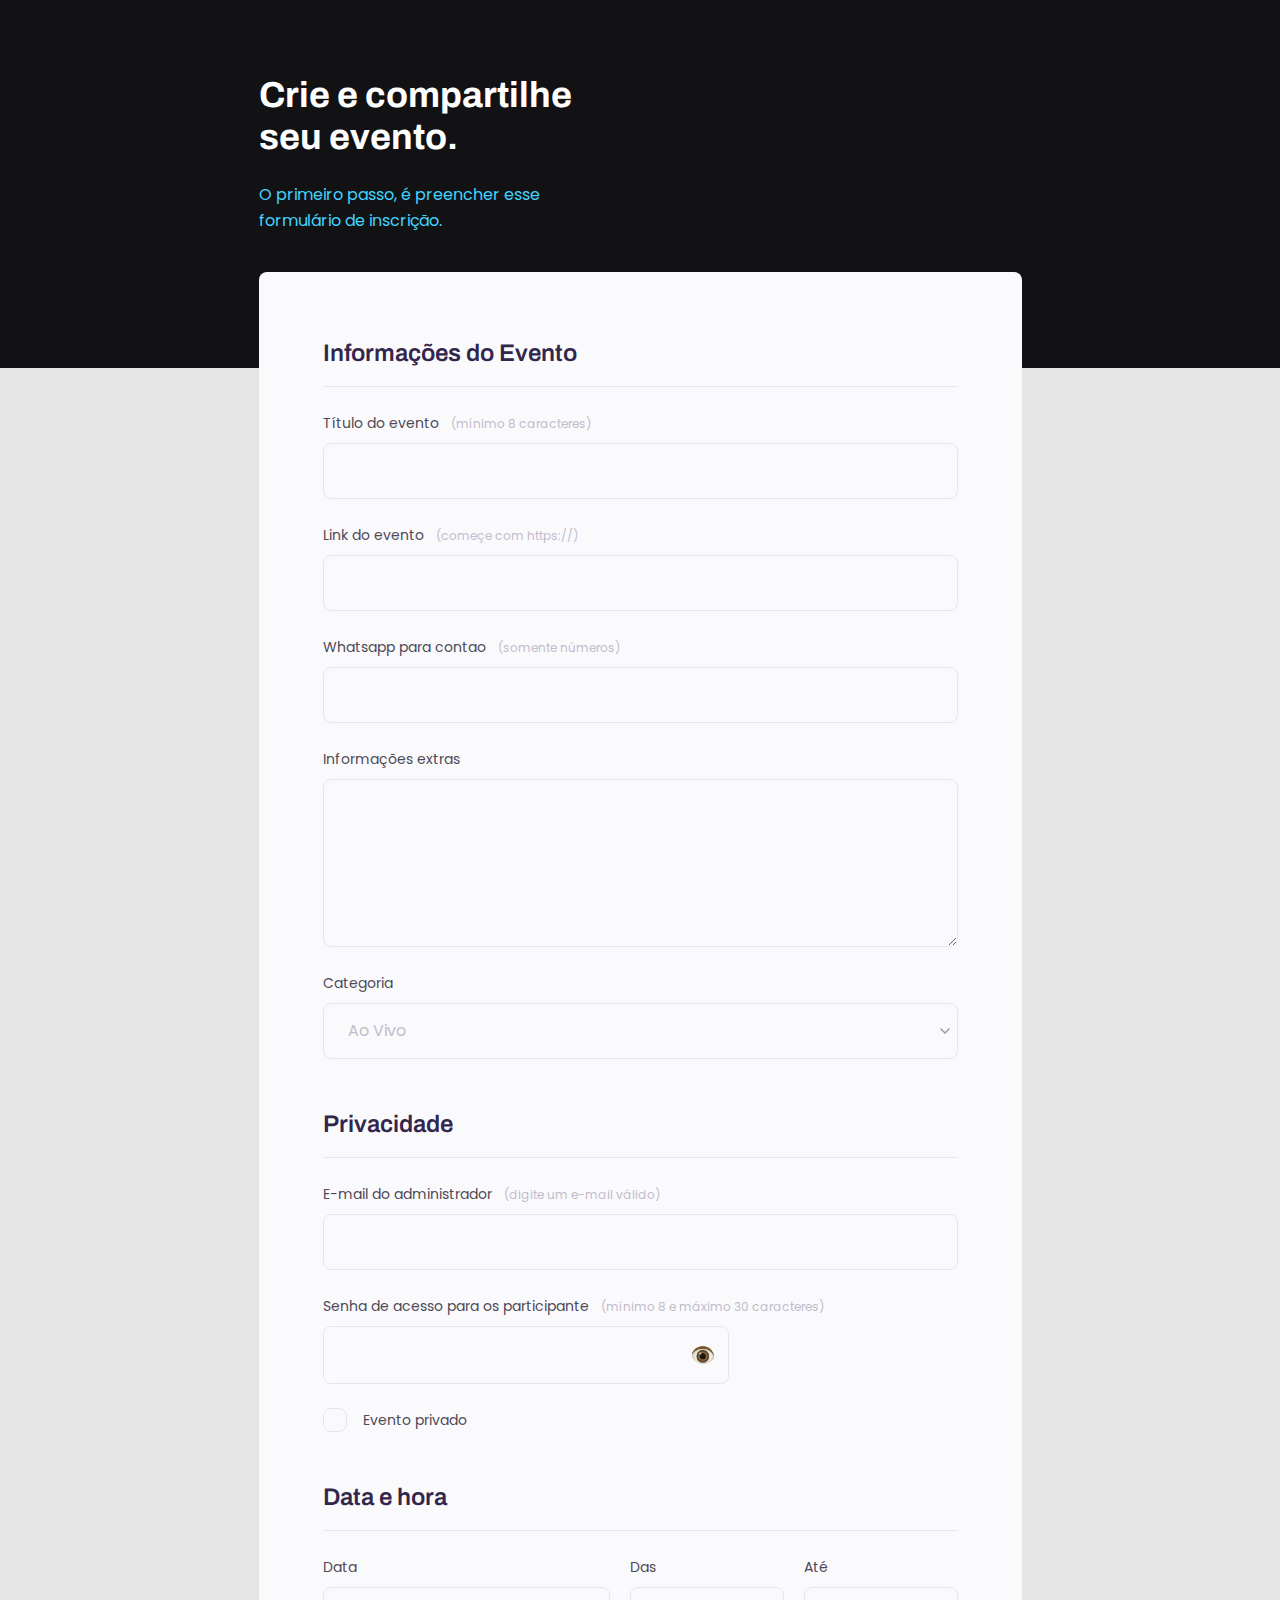
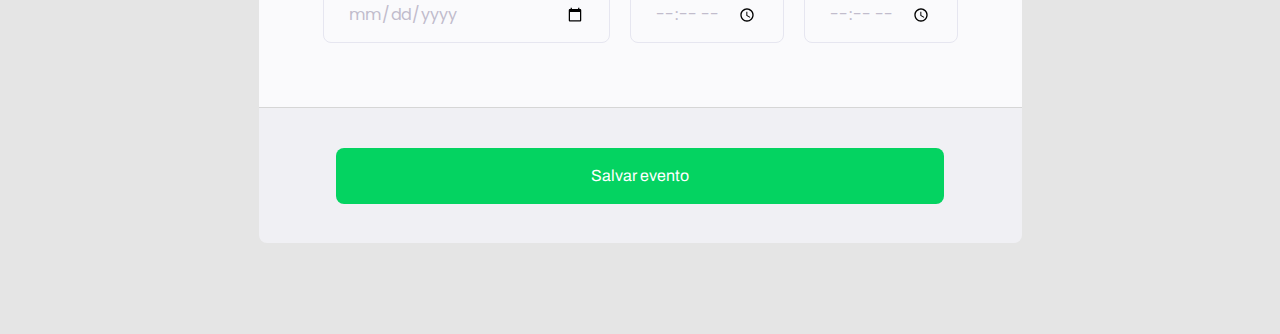
<file: form1/index.html>
<!DOCTYPE html>
<html lang="pt-br">
<head>
  <link rel="preconnect" href="https://fonts.googleapis.com">
  <link rel="preconnect" href="https://fonts.gstatic.com" crossorigin>
  
  <meta charset="UTF-8">
  <meta http-equiv="X-UA-Compatible" content="IE=edge">
  <meta name="viewport" content="width=device-width, initial-scale=1.0">
  <!-- favicon -->
  <link rel="shortcut icon" href="https://img.icons8.com/color/344/star-trek-deep-space-nine.png" type="image/x-icon">
  
  <title>Crei seu evento</title>
  <!-- style -->
  <link rel="stylesheet" href="./styles/style.css">
  <!-- fonts -->
  <link href="https://fonts.googleapis.com/css2?family=Archivo:wght@600;700&family=Poppins&display=swap" rel="stylesheet">
  <!-- scripts -->
  <script src="./scripts/script.js" defer></script>
</head>
<body>

  <div class="page">
    <header>
      <h1>Crie e compartilhe seu evento.</h1>
      <p>O primeiro passo, é preencher esse formulário de inscrição.</p>
    </header>
  
    <form id="my-form">
      <fieldset>
        <legend>Informações do Evento</legend>

        <div class="input-wrapper">
          <label for="cEvent-title">Título do evento<span>(mínimo 8 caracteres)</span></label>
          <input type="text" name="tEvent-title" id="cEvent-title" minlength="8" maxlength="255"/>
        </div>

        <div class="input-wrapper">
          <label for="cEvent-link">Link do evento<span>(começe com https://)</span></label>
          <input type="url" name="tEvent-url" id="cEvent-link" pattern="https?://.+" title="Inclua https://"/>
        </div>

        <div class="input-wrapper">
          <label for="cEvent-whatsapp">Whatsapp para contao<span>(somente números)</span></label>
          <input type="number" name="tEvent-whatsapp" id="cEvent-whatsapp" maxlength="15" pattern="[0-9]"/>
        </div>

        <div class="input-wrapper">
          <label for="cEvent-info">Informações extras</label>
          <textarea name="tEvent-info" id="cEvent-info"></textarea>
        </div>

        <div class="input-wrapper">
          <label for="cEvent-category">Categoria</label>
          <select name="tEvent-category" id="cEvent-category">
            <option value="live">Ao Vivo</option>
            <option value="pod cast">Podcast</option>
            <option value="mentorship">Mentoria</option>
            <option value="leadership">Liderança</option>
          </select>
        </div>

      </fieldset>

      <fieldset>
        <legend>Privacidade</legend>

        <div class="input-wrapper">
          <label for="cEvent-email">E-mail do administrador<span>(digite um e-mail válido)</span></label>
          <input type="email" name="tEvent-email" id="cEvent-email" pattern="[a-z0-9._%+-]+@[a-z0-9.-]+\.[a-z]{2,}$" title="example: usuario@email.com" />
        </div>

        <div class="input-wrapper">
          <label for="cEvent-pass">Senha de acesso para os participante<span>(mínimo 8 e máximo 30 caracteres)</span></label>
          <div class="input-pass">
            <input type="password" name="tEvent-pass" id="cEvent-pass" minlength='8' maxlength="30" />
            <img id="eye" src="./assets/eye-emoji.png" alt="ícone de olho" />
          </div>
        </div>

        <div class="checkbox-wrapper">
          <input type="checkbox" name="tEvent-private" id="cEvent-private" title="Evento privado?" />
          <label for="cEvent-private">Evento privado</label>
        </div>

      </fieldset>

      <fieldset>
        <legend>Data e hora</legend>
        <div class="col-3">

          <div class="input-wrapper">
            <label for="cEvent-date">Data</label>
            <input type="date" name="tEvent-date" id="cEvent-date" pattern="[A-Za-z0-9]"/>
          </div>

          <div class="input-wrapper">
            <label for="cEvent-begin">Das</label>
            <input type="time" name="tEvent-begin" id="cEvent-begin" pattern="[A-Za-z0-9]"/>
          </div>

          <div class="input-wrapper">
            <label for="cEvent-end">Até</label>
            <input type="time" name="tEvent-end" id="cEvent-end" pattern="[A-Za-z0-9]"/>
          </div>

        </div>
      </fieldset>

    </form>

    <footer>
      <input
        form="my-form" 
        type="submit"
        value="Salvar evento"
        title="Clique para salvar evento" />
    </footer>
  
  </div>
  
</body>
</html>
</file>
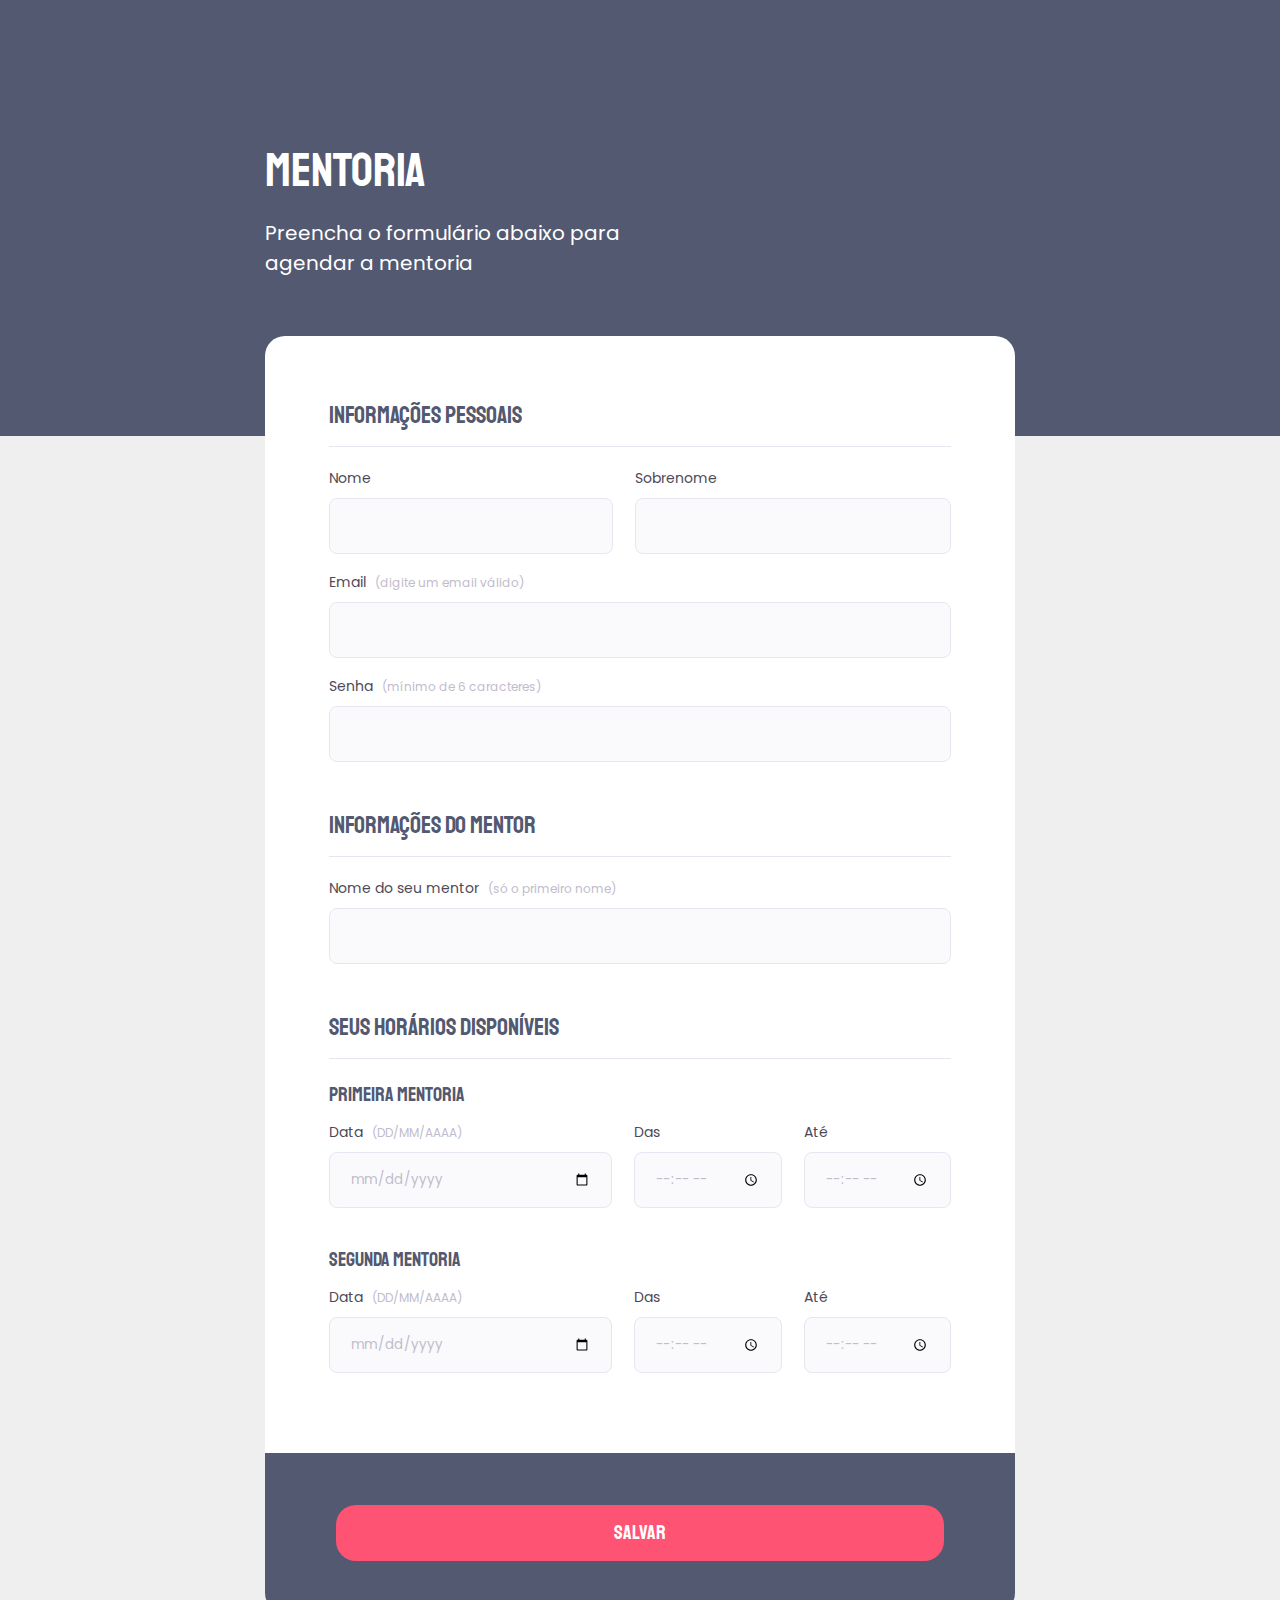
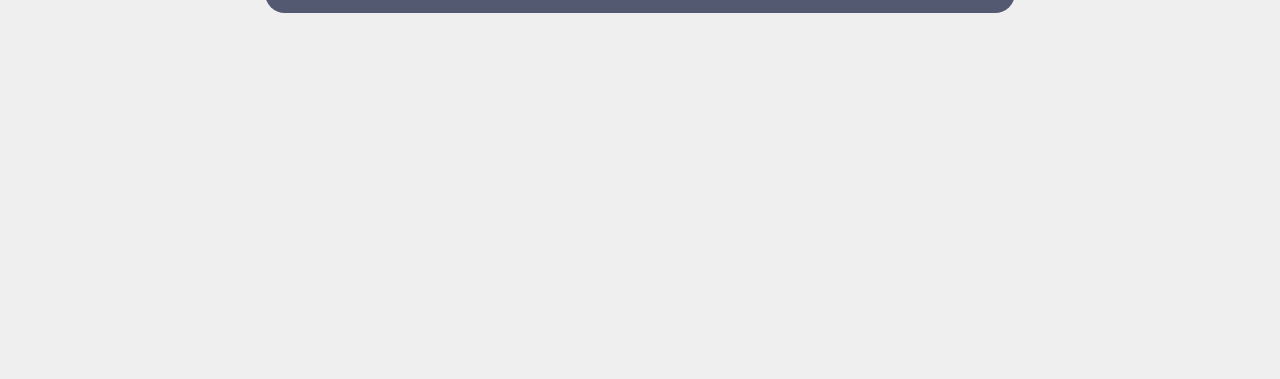
<file: form2/index.html>
<!DOCTYPE html>
<html lang="pt-br">
<head>
  <meta charset="UTF-8">
  <meta http-equiv="X-UA-Compatible" content="IE=edge">
  <meta name="viewport" content="width=device-width, initial-scale=1.0">
  <title>Mentoria</title>
  <!-- favicon -->
  <link rel="shortcut icon" href="https://img.icons8.com/emoji/2x/bullseye.png" type="image/x-icon">
  <!-- style -->
  <link rel="stylesheet" href="./styles/styles.css">
  <!-- fonts staatliches -->
  <link rel="preconnect" href="https://fonts.googleapis.com">
  <link rel="preconnect" href="https://fonts.gstatic.com" crossorigin>
  <link href="https://fonts.googleapis.com/css2?family=Staatliches&display=swap" rel="stylesheet">
  <!-- fonts poppins -->
  <link rel="preconnect" href="https://fonts.googleapis.com">
  <link rel="preconnect" href="https://fonts.gstatic.com" crossorigin>
  <link href="https://fonts.googleapis.com/css2?family=Poppins&display=swap" rel="stylesheet">
</head>
<body>

    <div class="form">
      <header>
        <h1>Mentoria</h1>
        <p>Preencha o formulário abaixo para agendar a mentoria</p>
      </header>

      <form id="my-form">
        <fieldset>
          <legend>Informações pessoais</legend>

          <div class="columns">
            <div class="flex">
              <div class="input-wrapper">
                <label for="cNome">Nome</label>
                <input type="text" name="tNome" id="cNome" title="Somente letras" />
              </div>
              <div class="input-wrapper">
                <label for="cSobrenome">Sobrenome</label>
                <input type="text" name="tSobrenome" id="cSobrenome" />
              </div>
            </div>
          </div>

          <div class="input-wrapper">
            <label for="cEmail">Email<span>(digite um email válido)</span></label>
            <input type="email" name="tEmail" id="cEmail" pattern="[a-z0-9._%+-]+@[a-z0-9.-]+\.[a-z]{2,}$" title="example: usuario@email.com" />
          </div>

          <div class="input-wrapper">
            <label for="cSenha">Senha<span>(mínimo de 6 caracteres)</span></label>
            <input type="password" name="tSenha" id="cSenha" minlength="6" />
          </div>
        </fieldset>

        <fieldset>
          <legend>Informações do mentor</legend>

          <div class="input-wrapper row">
            <label for="cMentor">Nome do seu mentor<span>(só o primeiro nome)</span></label>
            <input type="text" name="tMentor" id="cMentor" />
          </div>
        </fieldset>

        <fieldset>
          <legend>Seus horários disponíveis</legend>

          
          <div class="columns">
            <h2>Primeira mentoria</h2>
            <div class="flex">
              <div class="input-wrapper">
                <label for="cDate">Data<span>(DD/MM/AAAA)</span></label>
                <input type="date" name="tDate" id="cDate" min="2022-07-29" />
              </div>
    
              <div class="input-wrapper">
                <label for="cTimeInit">Das</label>
                <input type="time" name="tTimeInit" id="cTimeInit" />
              </div>
    
              <div class="input-wrapper">
                <label for="cTimeFinish">Até</label>
                <input type="time" name="tTimeFinish" id="cTimeFinish" />
              </div>
            </div>
          </div>

          
          <div class="columns">
            <h2>Segunda mentoria</h2>
            <div class="flex">
              <div class="input-wrapper">
                <label for="cData">Data<span>(DD/MM/AAAA)</span></label>
                <input type="date" name="tData" id="cData" min="2022-07-29" />
              </div>
    
              <div class="input-wrapper">
                <label for="cHoraInit">Das</label>
                <input type="time" name="tHoraInit" id="cHoraInit" />
              </div>
    
              <div class="input-wrapper">
                <label for="cHoraFinish">Até</label>
                <input type="time" name="tHoraFinish" id="cHoraFinish" />
              </div>
            </div>
          </div>
        </fieldset>
      </form>

      <footer>
        <input
          form="my-form" 
          type="submit"
          value="Salvar"
          title="Clique para salvar."
        />
      </footer>
    </div>

</body>
</html>
</file>
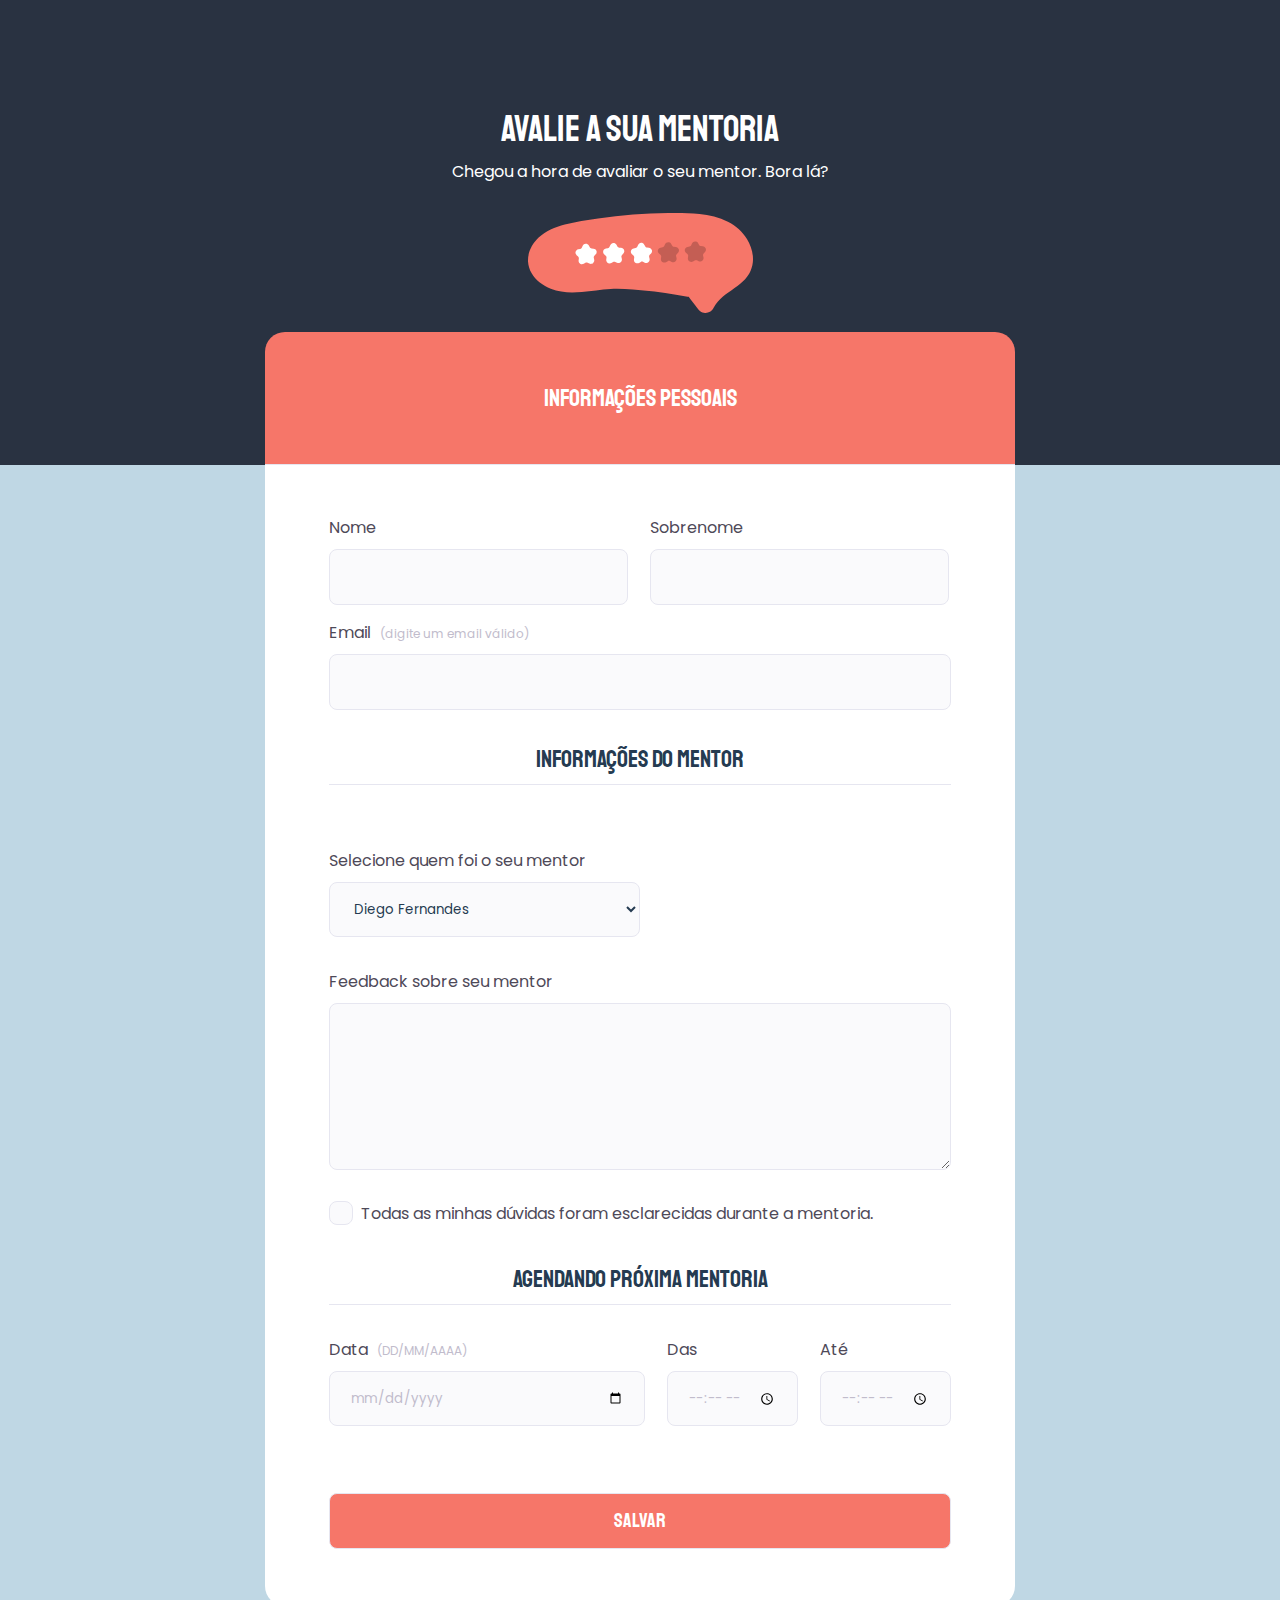
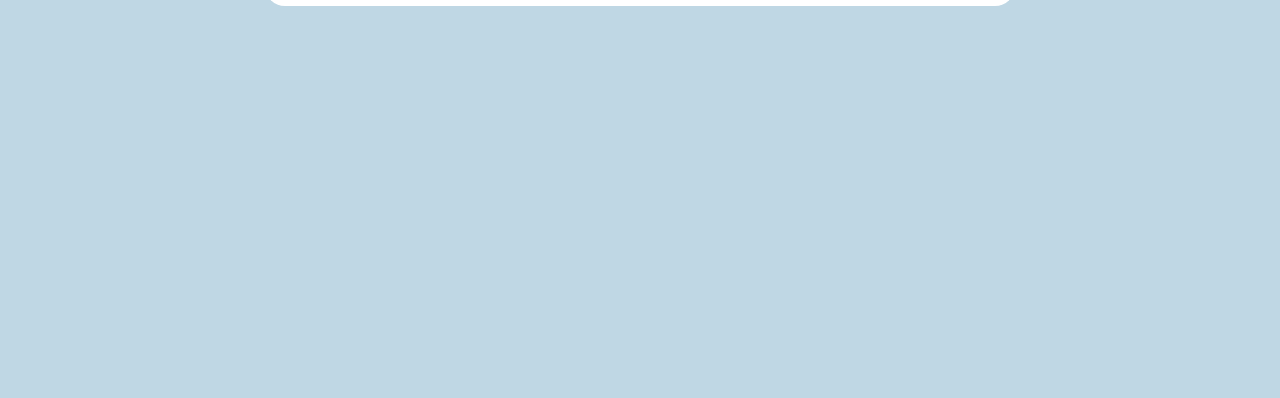
<file: form3/index.html>
<!DOCTYPE html>
<html lang="pt-br">
<head>
  <meta charset="UTF-8">
  <meta http-equiv="X-UA-Compatible" content="IE=edge">
  <meta name="viewport" content="width=device-width, initial-scale=1.0">
  <title>Mentoria</title>
  <!-- favicon -->
  <link rel="shortcut icon" href="https://img.icons8.com/flat-round/2x/bookmark-ribbon.png" type="image/x-icon">
  <!-- style -->
  <link rel="stylesheet" href="./styles/style.css" />
  <!-- fonts staatliches -->
  <link rel="preconnect" href="https://fonts.googleapis.com">
  <link rel="preconnect" href="https://fonts.gstatic.com" crossorigin>
  <link href="https://fonts.googleapis.com/css2?family=Staatliches&display=swap" rel="stylesheet">
  <!-- fonts poppins -->
  <link rel="preconnect" href="https://fonts.googleapis.com">
  <link rel="preconnect" href="https://fonts.gstatic.com" crossorigin>
  <link href="https://fonts.googleapis.com/css2?family=Poppins&display=swap" rel="stylesheet">
</head>
<body>

  <div class="form">
    <header>
      <h1>Avalie a sua mentoria</h1>
      <p>Chegou a hora de avaliar o seu mentor. Bora lá?</p>
      <img src="./assets/stars-cloud.svg" alt="ícone de nuvem de estrelas">
    </header>

    <legend id="top-legend" fieldset="personal">Informações pessoais</legend>
    <form id="my-form">
      <fieldset id="personal">

        <div class="flex">
          <div class="input-wrapper">
            <label for="cName">Nome</label>
            <input type="text" name="Sobrenomee" id="Sobrenomee" />
          </div>
  
          <div class="input-wrapper">
            <label for="cSobrenome">Sobrenome</label>
            <input type="text" name="tSobrenome" id="cSobrenome" />
          </div>
        </div>

        <div class="input-wrapper email">
          <label for="cEmail">Email<span>(digite um email válido)</span></label>
          <input type="email" name="tEmail" id="cEmail" />
        </div>
      </fieldset>

      <fieldset  class="mentor">
        <legend>Informações do mentor</legend>
        <div class="input-wrapper">
          <label for="cMetor">Selecione quem foi o seu mentor</label>
          <select name="tMetor" id="cMetor">
            <option value="Diego Fernandes">Diego Fernandes</option>
            <option value="Mayk Brito">Mayk Brito</option>
            <option value="Jakeliny Gracielly">Jakeliny Gracielly</option>
            <option value="Rodrigo Gonçalves">Rodrigo Gonçalves</option>
          </select>
        </div>

        <div class="input-wrapper">
          <label for="cFeedMetor">Feedback sobre seu mentor</label>
          <textarea name="tFeedMetor" id="cFeedMetor"></textarea>
        </div>

        <div class="input-wrapper checkbox">
          <input type="checkbox" name="tCheckMetor" id="cCheckMetor" title="Dúvidas?"/>
          <label for="cCheckMetor">Todas as minhas dúvidas foram esclarecidas durante a mentoria.</label>
        </div>
      </fieldset>

      <fieldset id="next-mentorship">
        <legend>Agendando próxima mentoria</legend>

          <div class="flex">

            <div class="input-wrapper">
              <label for="cData">Data<span>(DD/MM/AAAA)</span></label>
              <input type="date" name="tData" id="cData" />
            </div>
  
            <div class="input-wrapper">
              <label for="cDateInit">Das</label>
              <input type="time" name="tDateInit" id="cDateInit" />
            </div>
  
            <div class="input-wrapper">
              <label for="cDateFinish">Até</label>
              <input type="time" name="tDateFinish" id="cDateFinish" />
            </div>

          </div>

        </fieldset>

        <div class="input-wrapper submit">
          <input form="my-form" type="submit" name="tSubmit" id="cSubmit" value="Salvar" title="Clique para salvar"/>
        </div>
    </form>
  </div>
  
</body>
</html>
</file>
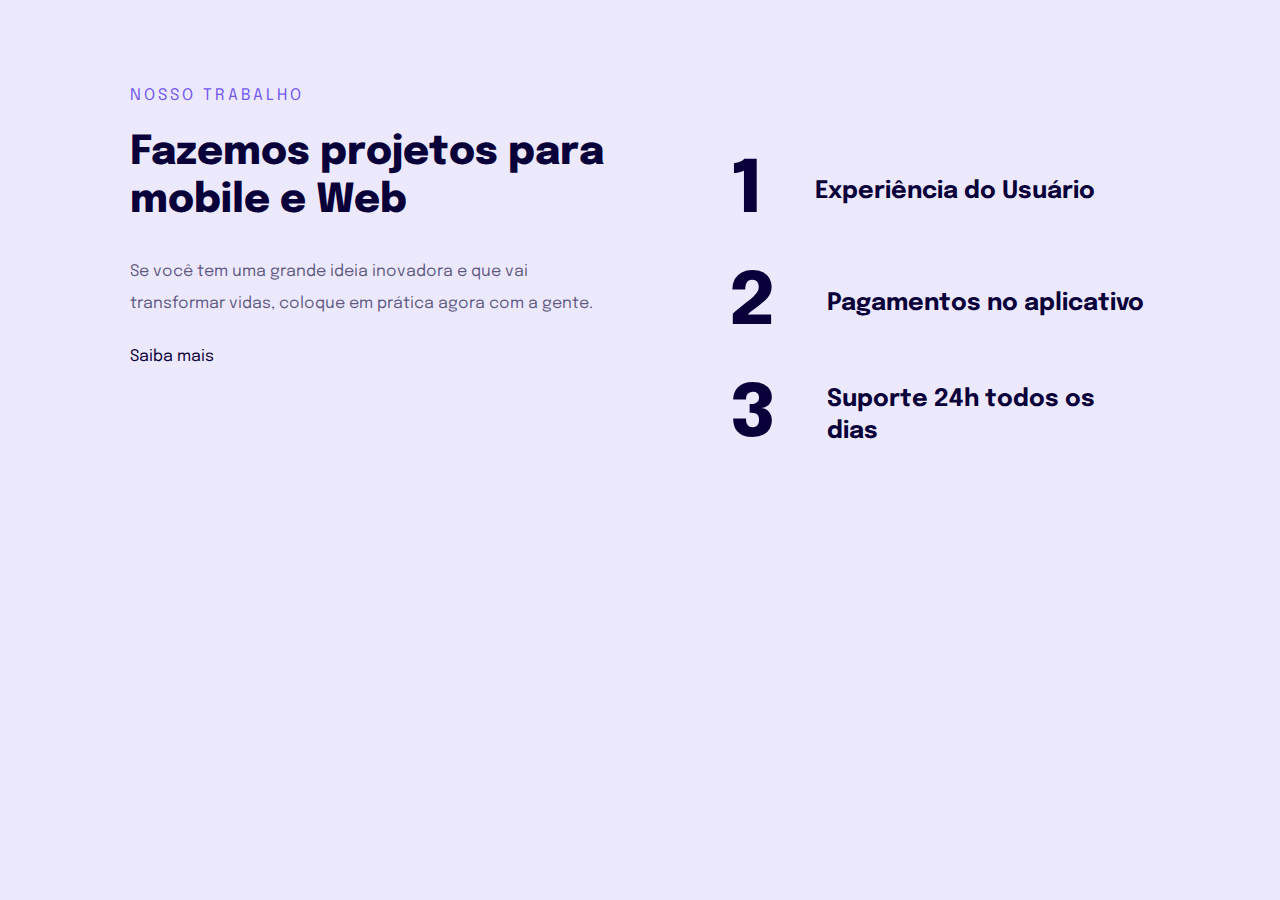
<file: intro-reponsividade-4/index.html>
<!DOCTYPE html>
<html lang="pt-br">
<head>
  <meta charset="UTF-8">
  <meta http-equiv="X-UA-Compatible" content="IE=edge">
  <meta name="viewport" content="width=device-width, initial-scale=1.0">
  <title>Introdução à responsividade</title>
  <link rel="shortcut icon" href="https://img.icons8.com/cute-clipart/2x/iphone-x.png" type="image/x-icon">
  <!-- styles -->
  <link rel="stylesheet" href="./style.css">
  <!-- fonts -->
  <link rel="preconnect" href="https://fonts.googleapis.com">
  <link rel="preconnect" href="https://fonts.gstatic.com" crossorigin>
  <link href="https://fonts.googleapis.com/css2?family=Epilogue:wght@400;700;800&display=swap" rel="stylesheet">
</head>
<body>

  <main>
    <div>
      <p>Nosso trabalho</p>
      <h1>Fazemos projetos para mobile e Web</h1>

      <p>
        Se você tem uma grande ideia inovadora e que vai transformar vidas, coloque em prática agora com a gente.
      </p>
      
      <a href="#">Saiba mais</a>
    </div>

    <ul>
      <li><span>1</span>Experiência do Usuário</li>
      <li><span>2</span>Pagamentos no aplicativo</li>
      <li><span>3</span>Suporte 24h todos os dias</li>
    </ul>
  </main>
  
</body>
</html>
</file>
<file: form1/styles/style.css>
@charset "utf-8";

* {
  margin: 0;
  padding: 0;
  box-sizing: border-box;
  -webkit-font-smoothing: antialiased;
}

:root {
  --font-archivo: 'Archivo', sans-serif;
  --font-poppins: 'Poppins', sans-serif;
  --gray-accessibility: #6C6A71;
}

html {
  font-size: 62.5%;
}

body, input, button, select, textarea {
  font-family: var(--font-poppins);
}

body {
  font-size: 1.6rem;

  background-color: #E5E5E5;
}

body::before {
  content: '';
  width: 100%;
  height: 36.8rem;
  background-color: #121214;

  display: block;

  position: absolute;
  top: 0;
  left: 0;
  z-index: -1;
}

.page {
  width: 76.3rem;
  margin: 0 auto;
}

header {
  width: 31.9rem;
  margin-top: 7.4rem;
}

header h1 {
   font-family: var(--font-archivo);
   font-weight: 700;
   font-size: 3.6rem;
   line-height: 4.2rem;
   color: #fff;

   margin-bottom: 2.4rem;
}
header p {
  font-size: 1.6rem;
  line-height: 2.6rem;

  color: #42D3FF;
}

form {
  background-color: #FAFAFC;

  /* background-color: #979090; */

  min-height: 30rem;
  margin-top: 3.8rem;
  border-radius: .8rem .8rem 0 0 ;

  padding: 6.4rem;
}

fieldset {
  border: none;
}

fieldset + fieldset {
  margin-top: 4.8rem;
}

fieldset legend {
  font-family: var(--font-archivo);
  font-weight: 600;
  font-size: 2.4rem;
  line-height: 3.4rem;
  color: #32264D;

  width: 100%;
  padding-bottom: 1.6rem;
  border-bottom: .1rem solid #E6E6F0;
}

.input-wrapper {
  display: flex;
  flex-direction: column;
}

.input-pass {
  display: flex;
  align-items: center;
  justify-content: flex-start;

  border: .1rem solid #E6E6F0;
  width: fit-content;
  border-radius: .8rem;
}

div.input-pass input {
  border: none;
}

.input-pass img {
  margin: 0;
  width: 4rem;
  padding-right: 1rem;
  cursor: pointer;
}

.input-wrapper:hover label span, .input-wrapper:hover input, .input-wrapper:hover textarea,
.input-wrapper:hover select,
.input-wrapper input:focus, .input-wrapper textarea:focus .input-wrapper select:focus {
  color: var(--gray-accessibility);

  transition: .2s;
}

.input-wrapper label {
  font-size: 1.4rem;
  line-height: 2.4rem;

  color: #4E4958;

  margin-top: 2.4rem;
  margin-bottom: .8rem;
}

.input-wrapper label span {
  margin-left: 1.2rem;

  font-size: 1.2rem;
  line-height: 2rem;

  color: #C1BCCC;
}

.input-wrapper input, .input-wrapper textarea, .input-wrapper select {
  background-color: #FAFAFC;

  border: .1rem solid #E6E6F0;
  border-radius: .8rem;

  height: 5.6rem;
  
  padding: 0 2.4rem;

  font-size: 1.6rem;
  line-height: 2.6rem;

  color: #C1BCCC;
}

.input-wrapper input:invalid {
  outline: .1rem solid #FF1010;
  animation: invalidated .5s ease-in-out;
}

.input-wrapper textarea {
  padding: 0;
  height: 16.8rem;
}

.input-wrapper select {
  appearance: none;
  -moz-appearance: none;
  -webkit-appearance: none;
  -ms-appearance: none;

  background-image: url('../assets/arrow-down.svg');
  background-repeat: no-repeat;
  background-position: right center;

  transition: all .3s
}

.input-wrapper select:focus {
  background-image: url('../assets/arrow-up.svg');
}

.checkbox-wrapper {
  display: flex;
  align-items: center;
  margin-top: 2.4rem;

  gap: 1.6rem;
}

.checkbox-wrapper label {
  font-size: 1.4rem;
  line-height: 2.4rem;

  color: #4E4958;
}

input[type='checkbox'] {
  appearance: none;
  width: 2.4rem;
  height: 2.4rem;
  background-color: none;
  border: .1rem solid #E6E6F0;
  border-radius: .8rem;
  
  cursor: pointer;
}

input[type='checkbox']:checked {
  background-image: url('../assets//check-blue.svg');
  background-repeat: no-repeat;
  background-position: center center;
}

.col-3 {
  display: flex;
  gap: 2rem;
}

.col-3 > div:nth-child(1) {
  width: 100%;
}

footer {
  background-color: #F0F0F4;
  height: 13.6rem;

  display: flex;
  justify-content: center;
  align-items: center;

  margin-bottom: 9.1rem;

  border-top: .1rem solid #D6D6D6;

  border-radius: 0 0 .8rem .8rem;

}

footer input {
  background-color: #04D361;
  width: 60.8rem;
  height: 5.6rem;

  color: #FFF;
  font-size: 1.6rem;
  font-family: var(--font-archivo);
  line-height: 2.6rem;

  border: none;
  border-radius: .8rem;

  cursor: pointer;
}

footer input:hover {
  filter: brightness(.9);
}

@keyframes invalidated {
  0%,20%,30%,50%,70%,90% {
    transform: rotate(-1deg);
  }
  10%,40%,60%,80%, 100% {
    transform: rotate(1deg);
  } 
}
</file>
<file: form2/styles/styles.css>
@charset "utf-8";

* {
  margin: 0;
  padding: 0;
  box-sizing: border-box;
}

:root {
  --font-staatliches: 'Staatliches', cursive;
  --font-poppins: 'Poppins', sans-serif;
  --background: #EFEFEF;
  --header: #535971;
  --border: #E6E6F0;
}

html {
  font-size: 62.5%;

  scroll-behavior: smooth;
  -webkit-font-smoothing: antialiased;
}

body {
  font-size: 1.6rem;

  background-color: var(--background);
}

html, body{
  width: 100%;
  height: 100%;
}

.form {
  width: 75rem;
  margin-inline: auto;
  z-index: -4;

  padding-bottom: 36.6rem;
}

header h1, legend {
  font-family: var(--font-staatliches);
}

p, label, input, span {
  font-family: var(--font-poppins);
}

header {
  width: 41.7rem;
}

header::before {
  content: '';
  display: block;
  position: absolute;
  top: 0;
  left: 0;

  width: 100%;
  height: 43.6rem;

  background-color: var(--header);

  z-index: -1;
}

header h1 {
  font-size: 4.8rem;
  line-height: 6rem;

  text-transform: uppercase;
  color: #FFF;
  font-weight: 400;

  margin-top: 14rem;
  margin-bottom: 1.8rem;
}

header p {
  font-size: 2rem;
  line-height: 3rem;
  color: #FFF;
}

form {
  padding: 6.4rem;
  background-color: #FFF;

  margin-top: 5.8rem;
  
  border-radius: 2rem 2rem 0 0;
}

fieldset {
  appearance: none;
  border: none;
}

fieldset + fieldset {
  margin-top: 3.2rem;
}

.columns, .row {
  margin-top: 1.9rem;
}

.flex {
  margin-top: .8rem;
  display: flex;
  gap: 2.2rem;
}

fieldset legend {
  font-size: 2.4rem;
  color: var(--header);
  text-transform: uppercase;

  width: 100%;
  border-bottom: .1rem solid var(--border);

  padding-bottom: 1.6rem;
}

fieldset h2 {
  font-size: 2rem;
  line-height: 3.4rem;
  font-family:var(--font-staatliches);
  font-weight: 400;
  color: var(--header);
}

fieldset > h2:nth-child(4) {
  margin-top: 1.6rem;
}

.input-wrapper label span, .input-wrapper input {
  transition: all .3s;
}

.input-wrapper label {
  color: #4E4958;

  font-size: 1.4rem;
  line-height: 2.4rem;
}

.input-wrapper label span {
  color: #C1BCCC;

  font-size: 1.2rem;
  margin-left: .912rem;
  line-height: 2rem;
}

.input-wrapper input {
  width: 100%;
  height: 5.6rem;

  background-color: #FAFAFC;

  border: .1rem solid var(--border);
  border-radius: .8rem;

  margin-top: .8rem;
  margin-bottom: 1.6rem;
  padding: 0 2rem;

  color: #C1BCCC;
}

.input-wrapper:hover label span, .input-wrapper:hover input {
  color: #4E4958;
}

.input-wrapper input:focus {
  color: #4E4958;
}

input:invalid {
  outline: .1rem solid #FF1010;
  animation: invalidated .5s ease-in-out;
}

footer {
  background-color: var(--header);
  border-radius: 0 0 2rem 2rem;
  height: 16rem;

  display: flex;
  align-items: center;
  justify-content: center;
}

footer input {
  width: 60.8rem;
  background-color: #FF5374;
  height: 5.565rem;

  border: none;
  border-radius: 2rem;

  color: #FFF;
  text-transform: uppercase;
  font-family: var(--font-staatliches);
  font-size: 2rem;

  cursor: pointer;

  transition: all .3s
}

footer input:hover {
  background-color: #e93c5f;
}

@keyframes invalidated {
  0%,20%,30%,50%,70%,90% {
    transform: rotate(-1deg);
  }
  10%,40%,60%,80%, 100% {
    transform: rotate(1deg);
  } 
}
</file>
<file: form3/styles/style.css>
@charset "utf-8";

* {
  margin: 0;
  padding: 0;
  box-sizing: border-box;
}

:root {
  --font-staatliches: 'Staatliches', cursive;
  --font-poppins: 'Poppins', sans-serif;

  --header: #293241;
  --title: #253B51;
  --back-input: #FAFAFC;
  --span-input: #C1BCCC;
  --background-page: #BFD7E4;
  --back-form: #FFF;

  --label: #4E4958;

  --border: #E6E6F0;

  --goiaba: #F67669;
  --white: #FFF;
}

html {
  font-size: 62.5%;
}

body {
  font-size: 1.6rem;

  background-color: var(--background-page);
}

.form {
  width: 75rem;
  margin-inline: auto;
  margin-top: 10.7rem;
  margin-bottom: 39.2rem;
}

/* Header ---------------------------------------->>> */
header {
  text-align: center;
  color: var(--white);

  margin-bottom: 1.52rem;
}
header::before {
  content: '';
  display: block;
  width: 100%;
  height: 46.5rem;
  background-color: var(--header);

  position: absolute;
  top: 0;
  left: 0;
  z-index: -1;
}
header h1 {
  font-size: 3.6rem;
  line-height: 4.5rem;

  font-weight: 400;
  font-family: var(--font-staatliches);

  margin-bottom: .8rem;
}
header p {
  font-size: 1.6rem;
  line-height: 2.4rem;

  font-family: var(--font-poppins);

  margin-bottom: 2.9rem;
}

/* Form ---------------------------------------->>> */
form {
  background-color: var(--back-form);
  padding: 6.4rem;
  padding-top: 5rem;
  padding-bottom: 0;

  overflow: hidden;

  position: relative;

  border-radius: 0 0 2rem 2rem ;
}
fieldset {
  appearance: none;
  border: none;
}
form > fieldset:nth-child(3) {
  margin-top: 3.6rem;
}
legend {
  font-family: var(--font-staatliches);
  font-weight: 400;
  font-size: 2.4rem;
  line-height: 3.4rem;
  color: var(--title);
  text-align: center;

  border-bottom: 1px solid var(--border);

  width: 100%;

  padding-bottom: .793rem;

  margin-bottom: 3.173rem;
}
legend#top-legend {
  height: 13.3rem;
  background-color: var(--goiaba);

  color: var(--white);

  border-radius: 2rem 2rem 0 0;

  display: flex;
  align-items: center;
  justify-content: center;

  padding-bottom: 0;
  margin-bottom: 0;
}

/* div flex ---------------------------------------->>> */
.flex {
  display: flex;
  gap: 2.2rem;
}

.input-wrapper label {
  font-family: var(--font-poppins);
  color: var(--label);
}
.input-wrapper label span {
  color: var(--span-input);
  font-size: 1.2rem;
  margin-left: 0.912rem;
} 
.input-wrapper input, select, textarea {
  background-color: var(--back-input);
  
  font-family: var(--font-poppins);
  color: var(--span-input);

  padding-inline: 2rem;

  margin-top: .892rem;

  height: 5.553rem;

  border: .1rem solid var(--border);
  border-radius: .8rem;
}
.input-wrapper:hover label span {
  color: var(--title);
}
.input-wrapper:hover input, select, textarea {
  color: var(--title);
}


.input-wrapper textarea {
  height: 16.659rem;
}

.input-wrapper.email {
  margin-top: 1.587rem;
}
.input-wrapper.email input {
  width: 100%;
}

/* Mentor ---------------------------------------->>> */
.mentor {
  margin-top: 3.173rem;
}
.mentor .input-wrapper select {
  width: 50%;
}
.mentor .input-wrapper {
  display: flex;
  flex-direction: column;

  margin-top: 3.173rem;
}

/* CheckBox ---------------------------------------->>> */
.mentor .input-wrapper.checkbox {
  flex-direction: row;
}
.checkbox label {
  margin-left: .8rem;
}
.checkbox input {
  appearance: none;
  width: 2.4rem;
  height: 2.4rem;
  padding: 0;
  border: .1rem solid var(--border);
  border-radius: .8rem;

  margin: 0;

  cursor: pointer;
}
.checkbox input:checked {
  background-image: url(../assets/check-blue.svg);
  background-repeat: no-repeat;
  background-position: 50% 50%;
}

/* Mentorship ---------------------------------------->>> */
#next-mentorship .input-wrapper:nth-child(1) {
  display: flex;
  flex-direction: column;
  
  width: 100%;
}

/* Submit ---------------------------------------->>> */
.input-wrapper.submit {
  height: 18rem;

  display: flex;
  align-items: center;
  justify-content: center;
}
.input-wrapper.submit input {
  background-color: var(--goiaba);
  font-size: 2rem;
  color: var(--white);
  font-family: var(--font-staatliches);
  width: 100%;

  transition: hover .3s;
  cursor: pointer;
}
.input-wrapper.submit input:hover {
  background-color: #dd7063;
}
</file>
<file: intro-reponsividade-4/style.css>
@charset "utf-8";

* {
  margin: 0;
  padding: 0;
  box-sizing: border-box;
}

:root {
  --background: #ECE9FD;
  --text-dark-accent: #7158EF;
  --text-dark: #090039;
  --text-dark-gray: #0a0039a3;
  --font-epilogue: 'Epilogue', sans-serif;

}

html {
  font-size: 62.5%;
}

body {
  font-size: 1.6rem;

  background-color: var(--background);

  padding: 6rem 2.3rem 6.6rem;

  font-family: var(--font-epilogue);
}

main {
  max-width: 33rem;
  margin: 0 auto;
}

main p:first-child {
  color: var(--text-dark-accent);
  font-weight: 400;
  line-height: 3.2rem;
  text-transform: uppercase;
  letter-spacing: .3rem;

  margin-bottom: 1.7rem;
}

h1, li {
  color: var(--text-dark) ;
}

h1 {
  font-size: 4rem;
  font-weight: 800;
  line-height: 4.8rem;

  margin-bottom: 1.5rem;
}

h1 + p {
  color: var(--text-dark-gray);
  line-height: 3.2rem;
  margin-bottom: 3.2rem;
}

a {
  text-decoration: none;
  color: var(--text-dark);
}
a:hover {
  font-weight: 700;
}

ul {
  list-style: none;

  margin-top: 7.2rem;
}


ul li + li {
  margin-top: 3.2rem;
}

ul li {
  font-size: 2.4rem;
  font-weight: 700;
  line-height: 3.2rem;

  max-width: 25.7rem;

  display: flex;
  gap: 3.8rem;
}

ul li span {
  font-size: 7.2rem;
  font-weight: 800;
  line-height: 8rem;
  letter-spacing: -2px;
}

/* Media Queries ----------------------------->>> */
@media (min-width: 700px) {
  body {
    padding: 8rem;
  }
  main {
    max-width: 102.1rem;
    display: flex;
    gap: 11.6rem;
  }

  main > div {
    max-width: 48.4rem;
  }

  h1 {
    margin-bottom: 3.1rem;
  }

  h1 + p {
    margin-bottom: 2.8rem;
  }

  main ul li {
    max-width: 42.1rem;

    align-items: center;
    gap: 5.3rem;

    font-size: 2.4rem;
  }  
}
</file>
